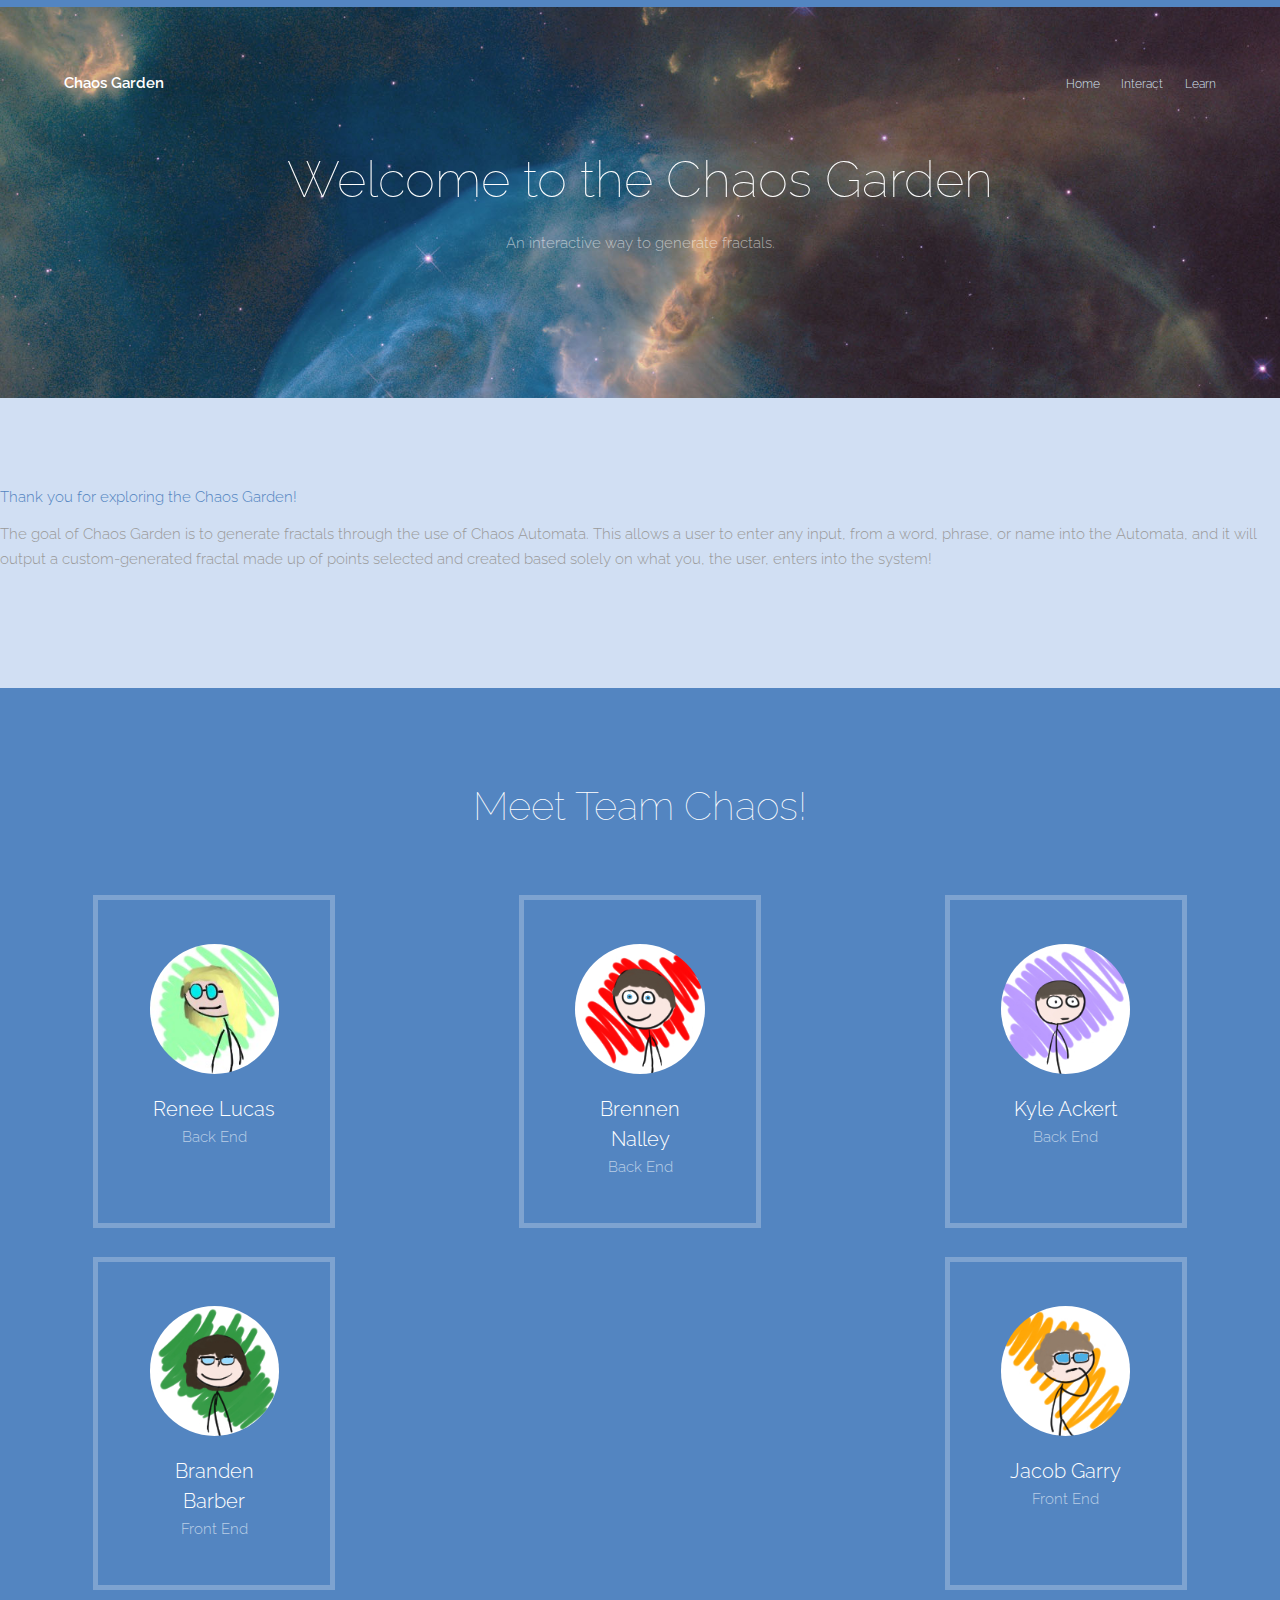
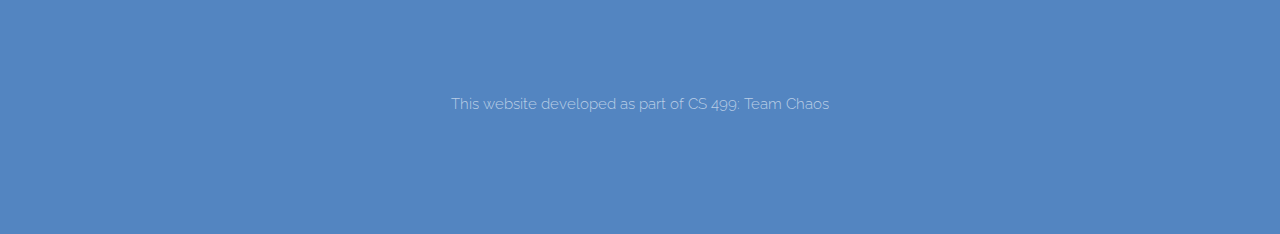
<file: website/index.html>
<!DOCTYPE HTML>
<!--
	Theory by TEMPLATED
	templated.co @templatedco
	Released for free under the Creative Commons Attribution 3.0 license (templated.co/license)
-->
<html>
	<head>
		<title>Chaos Garden</title>
		<meta charset="utf-8" />
		<meta name="viewport" content="width=device-width, initial-scale=1" />
		<link rel="stylesheet" href="assets/css/main.css" />
		<!-- Scripts -->
		<script src="assets/js/jquery.min.js"></script>
		<script src="assets/js/skel.min.js"></script>
		<script src="assets/js/util.js"></script>
		<script src="assets/js/main.js"></script>
	</head>
	<body id="slimmer">

		<!-- Header -->
			<header id="header">
				<div class="inner">
					<a href="index.html" class="logo">Chaos Garden</a>
					<nav id="nav">
						<a href="index.html">Home</a>
						<a href="interact.html">Interact</a>
						<a href="learn.html">Learn</a>
					</nav>
				</div>
			</header>

		<!-- Banner -->
			<section id="banner">
				<h1>Welcome to the Chaos Garden</h1>
				<p>An interactive way to generate fractals.</p>
			</section>

		<!-- One -->
			<section id="about" class="wrapper">
				<h1>Thank you for exploring the Chaos Garden!</h1>
				<p>
					The goal of Chaos Garden is to generate fractals
					through the use of Chaos Automata. This allows
					a user to enter any input, from a word, phrase,
					or name into the Automata, and it will output a
					custom-generated fractal made up of points
					selected and created based solely on what you,
					the user, enters into the system!
				</p>
			</section>

		<!-- Two -->
			<section id="team" class="wrapper style1 special">
				<div class="inner">
					<header>
						<h2>Meet Team Chaos!</h2>
					</header>
					<div class="flex flex-4">
						<div class="box person">
							<div class="image round">
								<img src="images/rlucas.jpg" alt="Renee Lucas" />
							</div>
							<h3>Renee Lucas</h3>
							<p>Back End</p>
						</div>
						<div class="box person">
							<div class="image round">
								<img src="images/bnalley.jpg" alt="Brennen Nalley" />
							</div>
							<h3>Brennen Nalley</h3>
							<p>Back End</p>
						</div>
						<div class="box person">
							<div class="image round">
								<img src="images/kackert.jpg" alt="Kyle Ackert" />
							</div>
							<h3>Kyle Ackert</h3>
							<p>Back End</p>
						</div>
						<div class="box person">
							<div class="image round">
								<img src="images/bbarber.jpg" alt="Branden Barber" />
							</div>
							<h3>Branden Barber</h3>
							<p>Front End</p>
						</div>
						<div class="box person">
							<div class="image round">
								<img src="images/jgarry.jpg" alt="Jacob Garry" />
							</div>
							<h3>Jacob Garry</h3>
							<p>Front End</p>
						</div>
					</div>
				</div>

				<!-- Footer -->
				<br><br><br>
				<footer>
					<p>This website developed as part of CS 499: Team Chaos</p>
				</footer>

			</section>
	</body>
</html>
</file>
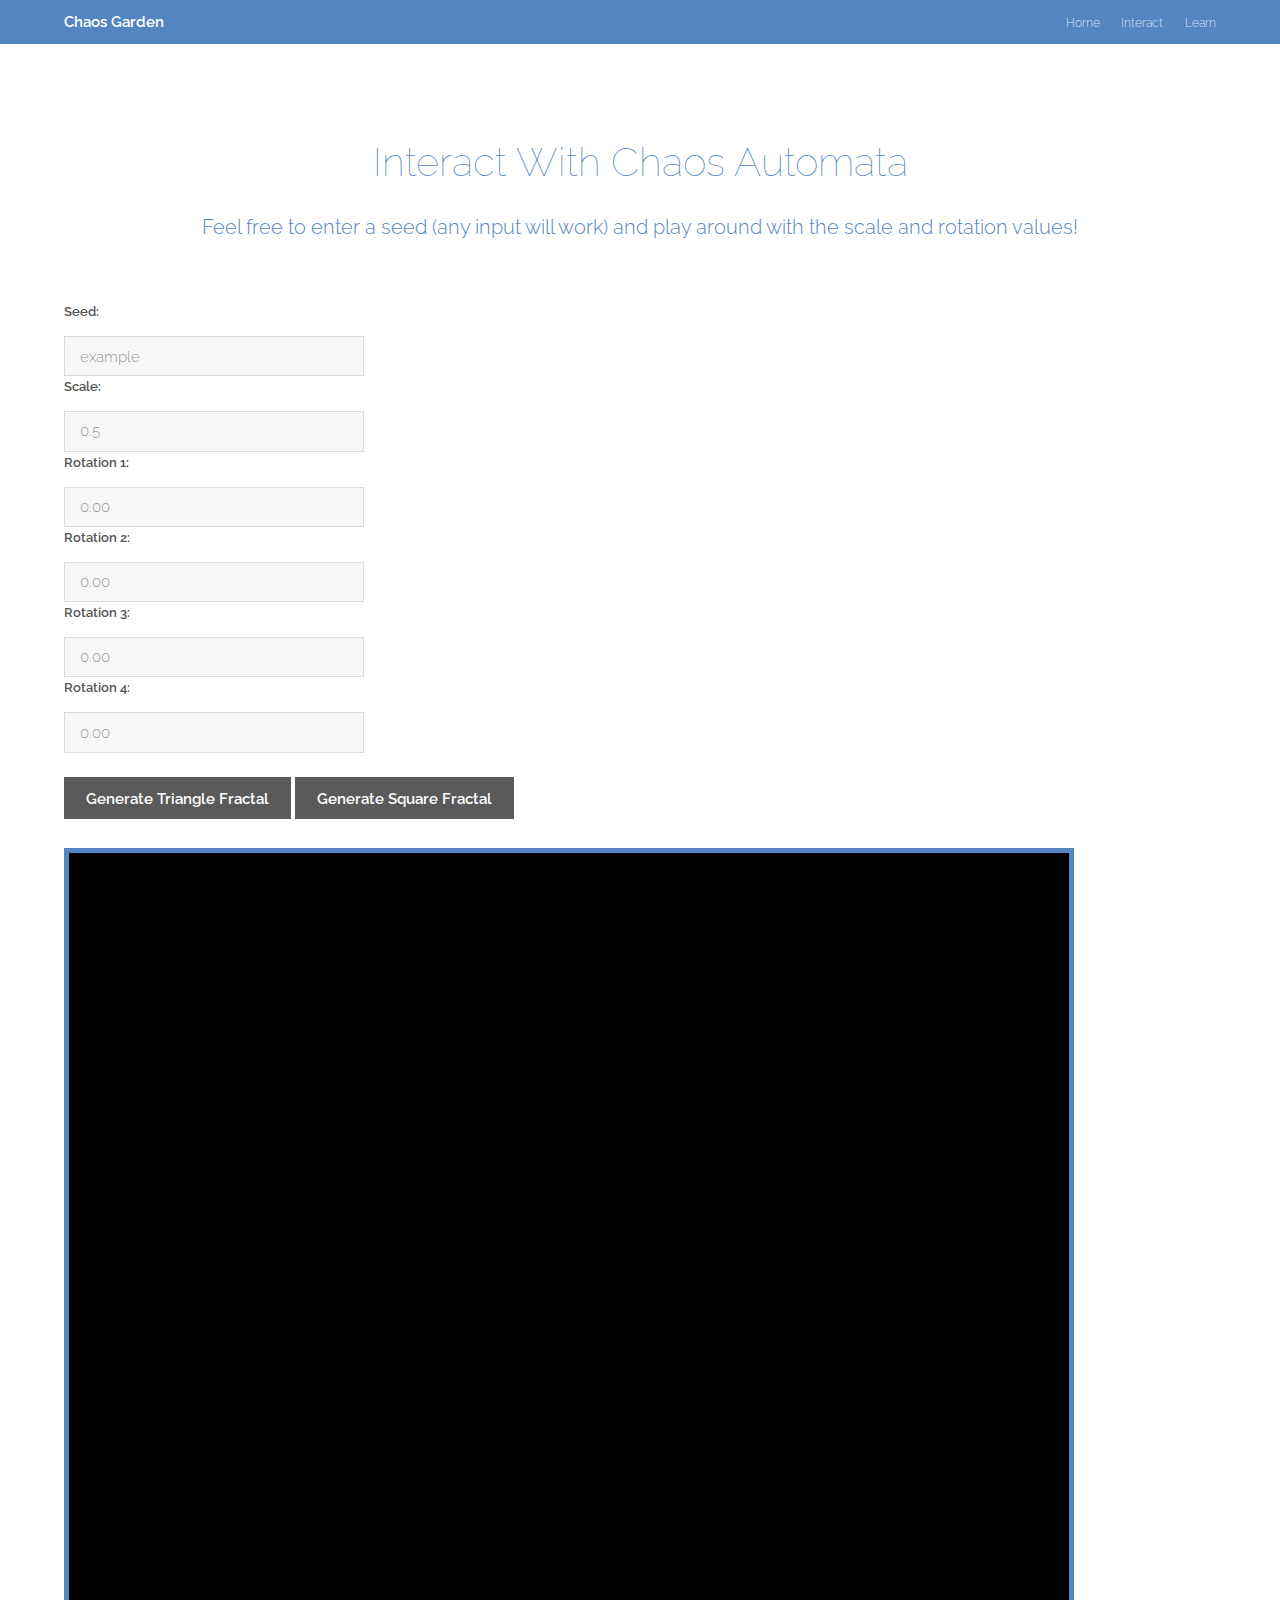
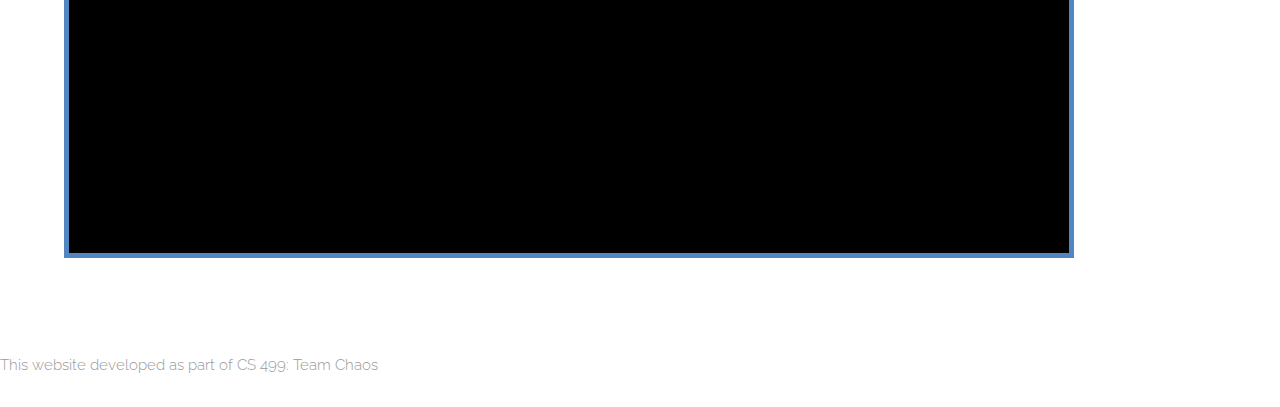
<file: website/interact.html>
<!DOCTYPE HTML>
<!--
	Theory by TEMPLATED
	templated.co @templatedco
	Released for free under the Creative Commons Attribution 3.0 license (templated.co/license)
-->
<html>
	<head>
		<title>CG - Interact</title>
		<meta charset="utf-8" />
		<meta name="viewport" content="width=device-width, initial-scale=1" />
		<link rel="stylesheet" href="assets/css/main.css" />
		<!-- Scripts -->
		<script src="assets/js/jquery.min.js"></script>
		<script src="assets/js/skel.min.js"></script>
		<script src="assets/js/util.js"></script>
		<script src="assets/js/main.js"></script>
		<!-- Backend Scripts -->
		<script src="assets/backend/main.js"></script>
		<script src="assets/backend/point.js"></script>
		<script src="assets/backend/states.js"></script>
		<script src="assets/backend/StringGenerator.js"></script>
	</head>
	<body id="slimmer" class="subpage">

		<!-- Header -->
			<header id="header">
				<div class="inner">
					<a href="index.html" class="logo">Chaos Garden</a>
					<nav id="nav">
						<a href="index.html">Home</a>
						<a href="interact.html">Interact</a>
						<a href="learn.html">Learn</a>
					</nav>
					<a href="#navPanel" class="navPanelToggle"><span class="fa fa-bars"></span></a>
				</div>
			</header>

		<!-- Three -->
			<section id="three" class="wrapper">
				<div class="inner">
					<header class="align-center">
						<h2>Interact With Chaos Automata</h2>
						<h3>Feel free to enter a seed (any input will work) and play around with the scale and rotation values!</h3>
					</header>
					<div id="input">
						<form>
							<label for="fSeed">Seed:</label>
							<input type="text" id="fSeed" name="fSeed" value="example" style="width: 300px;"/>
							<label for="scaleSelector">Scale:</label>
							<select id="scaleSelector" style="width:300px;">
								<option value="0.3">0.3</option>
								<option value="0.35">0.35</option>
								<option value="0.4">0.4</option>
								<option value="0.45">0.45</option>
								<option value="0.5" selected>0.5</option>
								<option value="0.55">0.55</option>
								<option value="0.6">0.6</option>
								<option value="0.65">0.65</option>
								<option value="0.7">0.7</option>
								<option value="0.75">0.75</option>
								<option value="0.8">0.8</option>
								<option value="0.85">0.85</option>
								<option value="0.9">0.9</option>
								<option value="0.95">0.95</option>
								<option value="1">1.0</option>
							</select>
							<label for="rot1Selector">Rotation 1:</label>
							<select id=rot1Selector style="width:300px;">
								<option value="-0.50">-0.50</option>
								<option value="-0.45">-0.45</option>
								<option value="-0.40">-0.40</option>
								<option value="-0.35">-0.35</option>
								<option value="-0.30">-0.30</option>
								<option value="-0.25">-0.25</option>
								<option value="-0.20">-0.20</option>
								<option value="-0.15">-0.15</option>
								<option value="-0.10">-0.10</option>
								<option value="-0.05">-0.05</option>
								<option value="0.00" selected>0.00</option>
								<option value="0.05">0.05</option>
								<option value="0.10">0.10</option>
								<option value="0.15">0.15</option>
								<option value="0.20">0.20</option>
								<option value="0.25">0.25</option>
								<option value="0.30">0.30</option>
								<option value="0.35">0.35</option>
								<option value="0.40">0.40</option>
								<option value="0.45">0.45</option>
								<option value="0.50">0.50</option>
							</select>
							<label for="rot2Selector">Rotation 2:</label>
							<select id=rot2Selector style="width:300px;">
								<option value="-0.50">-0.50</option>
								<option value="-0.45">-0.45</option>
								<option value="-0.40">-0.40</option>
								<option value="-0.35">-0.35</option>
								<option value="-0.30">-0.30</option>
								<option value="-0.25">-0.25</option>
								<option value="-0.20">-0.20</option>
								<option value="-0.15">-0.15</option>
								<option value="-0.10">-0.10</option>
								<option value="-0.05">-0.05</option>
								<option value="0.00" selected>0.00</option>
								<option value="0.05">0.05</option>
								<option value="0.10">0.10</option>
								<option value="0.15">0.15</option>
								<option value="0.20">0.20</option>
								<option value="0.25">0.25</option>
								<option value="0.30">0.30</option>
								<option value="0.35">0.35</option>
								<option value="0.40">0.40</option>
								<option value="0.45">0.45</option>
								<option value="0.50">0.50</option>
							</select>
							<label for="rot3Selector">Rotation 3:</label>
							<select id=rot3Selector style="width:300px;">
								<option value="-0.50">-0.50</option>
								<option value="-0.45">-0.45</option>
								<option value="-0.40">-0.40</option>
								<option value="-0.35">-0.35</option>
								<option value="-0.30">-0.30</option>
								<option value="-0.25">-0.25</option>
								<option value="-0.20">-0.20</option>
								<option value="-0.15">-0.15</option>
								<option value="-0.10">-0.10</option>
								<option value="-0.05">-0.05</option>
								<option value="0.00" selected>0.00</option>
								<option value="0.05">0.05</option>
								<option value="0.10">0.10</option>
								<option value="0.15">0.15</option>
								<option value="0.20">0.20</option>
								<option value="0.25">0.25</option>
								<option value="0.30">0.30</option>
								<option value="0.35">0.35</option>
								<option value="0.40">0.40</option>
								<option value="0.45">0.45</option>
								<option value="0.50">0.50</option>
							</select>
							<label for="rot4Selector">Rotation 4:</label>
							<select id=rot4Selector style="width:300px;">
								<option value="-0.50">-0.50</option>
								<option value="-0.45">-0.45</option>
								<option value="-0.40">-0.40</option>
								<option value="-0.35">-0.35</option>
								<option value="-0.30">-0.30</option>
								<option value="-0.25">-0.25</option>
								<option value="-0.20">-0.20</option>
								<option value="-0.15">-0.15</option>
								<option value="-0.10">-0.10</option>
								<option value="-0.05">-0.05</option>
								<option value="0.00" selected>0.00</option>
								<option value="0.05">0.05</option>
								<option value="0.10">0.10</option>
								<option value="0.15">0.15</option>
								<option value="0.20">0.20</option>
								<option value="0.25">0.25</option>
								<option value="0.30">0.30</option>
								<option value="0.35">0.35</option>
								<option value="0.40">0.40</option>
								<option value="0.45">0.45</option>
								<option value="0.50">0.50</option>
							</select><br>
							<input type="button" value="Generate Triangle Fractal" onclick="submitScript3()">
							<input type="button" value="Generate Square Fractal" onclick="submitScript4()">
						</form>
					</div>
					<div>
						<canvas id="canvas" width="1000" height="1000" style="background-color:black;">
						<script>
							//run scripts needed to generate points

							function submitScript3(){
								//get elements into variables
								var seed = document.getElementById("fSeed");
								var scale = document.getElementById("scaleSelector");
								var rot1 = document.getElementById("rot1Selector");
								var rot2 = document.getElementById("rot2Selector");
								var rot3 = document.getElementById("rot3Selector");
								var rot4 = document.getElementById("rot4Selector");
								//parse input into floats for input in script
								scale = parseFloat(scale.value);
								rot1 = parseFloat(rot1.value);
								rot2 = parseFloat(rot2.value);
								rot3 = parseFloat(rot3.value);
								rot4 = parseFloat(rot4.value);
								runScript(seed.value, scale, rot1, rot2, rot3, rot4, true);
								getExtremePoints();
							}

							function submitScript4(){
								//get elements into variables
								var seed = document.getElementById("fSeed");
								var scale = document.getElementById("scaleSelector");
								var rot1 = document.getElementById("rot1Selector");
								var rot2 = document.getElementById("rot2Selector");
								var rot3 = document.getElementById("rot3Selector");
								var rot4 = document.getElementById("rot4Selector");
								//parse input into floats for input in script
								scale = parseFloat(scale.value);
								rot1 = parseFloat(rot1.value);
								rot2 = parseFloat(rot2.value);
								rot3 = parseFloat(rot3.value);
								rot4 = parseFloat(rot4.value);
								runScript(seed.value, scale, rot1, rot2, rot3, rot4, false);
								getExtremePoints();
							}
						</script>
					</div>
				</div>
			</section>

			<!-- Footer -->
			<footer class="last">
			<p>This website developed as part of CS 499: Team Chaos</p>
			</footer>


	</body>
</html>
</file>
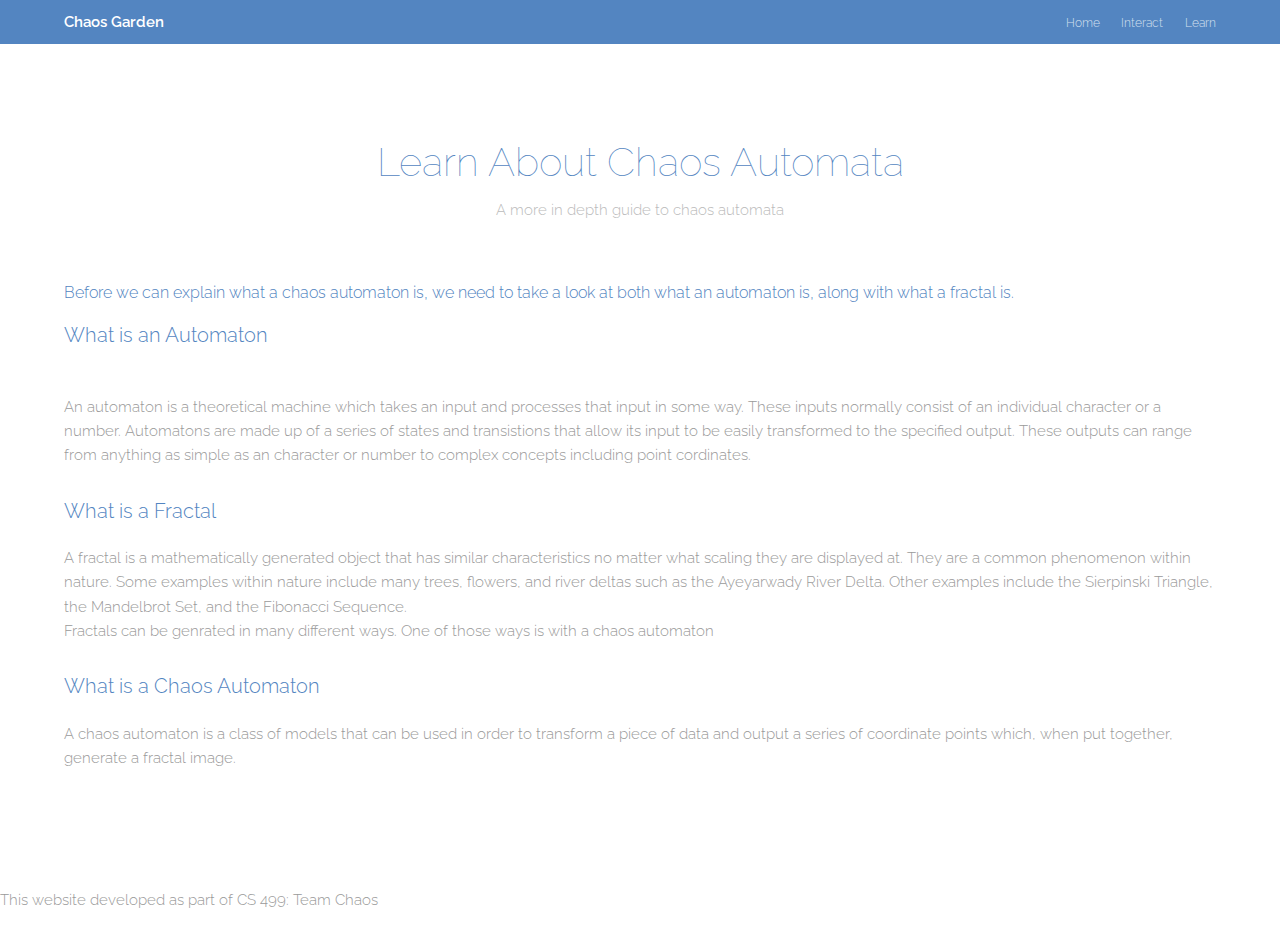
<file: website/learn.html>
<!DOCTYPE HTML>
<!--
	Theory by TEMPLATED
	templated.co @templatedco
	Released for free under the Creative Commons Attribution 3.0 license (templated.co/license)
-->
<html>
	<head>
		<title>CG - Learn</title>
		<meta charset="utf-8" />
		<meta name="viewport" content="width=device-width, initial-scale=1" />
		<link rel="stylesheet" href="assets/css/main.css" />
		<!-- Scripts -->
		<script src="assets/js/jquery.min.js"></script>
		<script src="assets/js/skel.min.js"></script>
		<script src="assets/js/util.js"></script>
		<script src="assets/js/main.js"></script>
	</head>
	<body id="slimmer" class="subpage">

		<!-- Header -->
			<header id="header">
				<div class="inner">
					<a href="index.html" class="logo">Chaos Garden</a>
					<nav id="nav">
						<a href="index.html">Home</a>
						<a href="interact.html">Interact</a>
						<a href="learn.html">Learn</a>
					</nav>
				</div>
			</header>

		<!-- Three -->
			<section id="three" class="wrapper">
				<div class="inner">
					<header class="align-center">
						<h2>Learn About Chaos Automata</h2>
						<p>A more in depth guide to chaos automata</p>
					</header>
					<h4>Before we can explain what a chaos automaton is, we need to take a look at both what an automaton is, along with what a fractal is.</h4>
					<h3>What is an Automaton</h3>
					<p>
						<br>
						An automaton is a theoretical machine which takes an input and processes that input in some way. 
						These inputs normally consist of an individual character or a number. 
						Automatons are made up of a series of states and transistions that allow its 
						input to be easily transformed to the specified output. These outputs can range 
						from anything as simple as an character or number to complex concepts including
						point cordinates. 
					</p>
					<h3>What is a Fractal</h3>
					<p>
						A fractal is a mathematically generated object that has similar characteristics no matter what scaling they 
						are displayed at. They are a common phenomenon within nature. Some examples within nature include many trees, flowers, and river deltas such as the Ayeyarwady River Delta.
						Other examples include the Sierpinski Triangle, the Mandelbrot Set, and the Fibonacci Sequence.
						<br>
						Fractals can be genrated in many different ways. One of those ways is with a chaos automaton
					</p>
					<h3>What is a Chaos Automaton</h3>
					<p>
						A chaos automaton is a class of models that can be used in order to transform a 
						piece of data and output a series of coordinate points which, when put together, generate a fractal image. 
					</p>

					
				</div>
			</section>

		<!-- Footer -->
			<footer>
				<p>This website developed as part of CS 499: Team Chaos</p>
			</footer>



	</body>
</html>
</file>
<file: website/assets/css/main.css>
@charset "UTF-8";
@import url(font-awesome.min.css);
@import "https://fonts.googleapis.com/css?family=Raleway:100,300,600";

/*
	Theory by TEMPLATED
	templated.co @templatedco
	Released for free under the Creative Commons Attribution 3.0 license (templated.co/license)
*/

/* Reset */

	html, body, div, span, applet, object, iframe, h1, h2, h3, h4, h5, h6, p, blockquote, pre, a, abbr, acronym, address, big, cite, code, del, dfn, em, img, ins, kbd, q, s, samp, small, strike, strong, sub, sup, tt, var, b, u, i, center, dl, dt, dd, ol, ul, li, fieldset, form, label, legend, table, caption, tbody, tfoot, thead, tr, th, td, article, aside, canvas, details, embed, figure, figcaption, footer, header, hgroup, menu, nav, output, ruby, section, summary, time, mark, audio, video {
		margin: 0;
		padding: 0;
		border: 0;
		font-size: 100%;
		font: inherit;
		vertical-align: baseline;
	}

	article, aside, details, figcaption, figure, footer, header, hgroup, menu, nav, section {
		display: block;
	}

	body {
		line-height: 1;
	}

	ol, ul {
		list-style: none;
	}

	blockquote, q {
		quotes: none;
	}

	blockquote:before, blockquote:after, q:before, q:after {
		content: '';
		content: none;
	}

	table {
		border-collapse: collapse;
		border-spacing: 0;
	}

	body {
		-webkit-text-size-adjust: none;
	}

/* Box Model */

	*, *:before, *:after {
		-moz-box-sizing: border-box;
		-webkit-box-sizing: border-box;
		box-sizing: border-box;
	}

/* Type */

	body, input, select, textarea {
		color: #9a9a9a;
		font-family: "Raleway", Arial, Helvetica, sans-serif;
		font-size: 13pt;
		font-weight: 300;
		line-height: 1.65;
	}

		@media screen and (max-width: 1680px) {

			body, input, select, textarea {
				font-size: 11pt;
			}

		}

		@media screen and (max-width: 1280px) {

			body, input, select, textarea {
				font-size: 11pt;
			}

		}

		@media screen and (max-width: 980px) {

			body, input, select, textarea {
				font-size: 12pt;
			}

		}

		@media screen and (max-width: 736px) {

			body, input, select, textarea {
				font-size: 12pt;
			}

		}

		@media screen and (max-width: 480px) {

			body, input, select, textarea {
				font-size: 12pt;
			}

		}

	a {
		color: #5385c1;
		text-decoration: underline;
	}

		a:hover {
			text-decoration: none;
		}

	strong, b {
		color: #555;
		font-weight: 600;
	}

	em, i {
		font-style: italic;
	}

	p {
		margin: 0 0 2em 0;
	}

	h1, h2, h3, h4, h5, h6 {
		color: #5385c1;
		font-weight: 300;
		line-height: 1.5;
		margin: 0 0 1em 0;
	}

		h1 a, h2 a, h3 a, h4 a, h5 a, h6 a {
			color: inherit;
			text-decoration: none;
		}

	h2 {
		font-size: 1.75em;
		font-weight: 100;
	}

	h3 {
		font-size: 1.35em;
	}

	h4 {
		font-size: 1.1em;
	}

	h5 {
		font-size: 0.9em;
	}

	h6 {
		font-size: 0.7em;
	}

	sub {
		font-size: 0.8em;
		position: relative;
		top: 0.5em;
	}

	sup {
		font-size: 0.8em;
		position: relative;
		top: -0.5em;
	}

	blockquote {
		border-left: solid 4px #dbdbdb;
		font-style: italic;
		margin: 0 0 2em 0;
		padding: 0.5em 0 0.5em 2em;
	}

	code {
		background: rgba(144, 144, 144, 0.075);
		border-radius: 0;
		border: solid 1px #dbdbdb;
		font-family: "Courier New", monospace;
		font-size: 0.9em;
		margin: 0 0.25em;
		padding: 0.25em 0.65em;
	}

	pre {
		-webkit-overflow-scrolling: touch;
		font-family: "Courier New", monospace;
		font-size: 0.9em;
		margin: 0 0 2em 0;
	}

		pre code {
			display: block;
			line-height: 1.75;
			padding: 1em 1.5em;
			overflow-x: auto;
		}

	hr {
		border: 0;
		border-bottom: solid 1px #dbdbdb;
		margin: 2em 0;
	}

		hr.major {
			margin: 3em 0;
		}

	.align-left {
		text-align: left;
	}

	.align-center {
		text-align: center;
	}

	.align-right {
		text-align: right;
	}

	.inner {
		max-width: 75em;
		margin: 0 auto;
	}

		@media screen and (max-width: 1280px) {

			.inner {
				max-width: 90%;
			}

		}

		@media screen and (max-width: 480px) {

			.inner {
				max-width: 85%;
			}

		}

/* Section/Article */

	section.special, article.special {
		text-align: center;
	}

		section.special article, article.special article {
			text-align: left;
		}

	section.wrapper, article.wrapper {
		padding: 6em 0;
	}

		section.wrapper header, article.wrapper header {
			margin-bottom: 4em;
		}

			section.wrapper header h2, article.wrapper header h2 {
				font-size: 2.75em;
				margin: 0 0 .5em 0;
			}

			section.wrapper header p, article.wrapper header p {
				font-size: 1em;
			}

		section.wrapper article header, article.wrapper article header {
			margin: 0;
		}

		section.wrapper.style1, article.wrapper.style1 {
			background: #5385c1;
			color: #bacee6;
		}

			section.wrapper.style1 header h2, article.wrapper.style1 header h2 {
				color: #fff;
			}

			section.wrapper.style1 header p, article.wrapper.style1 header p {
				color: #bacee6;
			}

			section.wrapper.style1 h3, article.wrapper.style1 h3 {
				color: #FFF;
			}

		@media screen and (max-width: 980px) {

			section.wrapper, article.wrapper {
				padding: 2em 0;
			}

		}

		@media screen and (max-width: 736px) {

			section.wrapper header, article.wrapper header {
				margin-bottom: 2em;
			}

				section.wrapper header h2, article.wrapper header h2 {
					font-size: 2em;
				}

				section.wrapper header p, article.wrapper header p {
					font-size: .9em;
				}

		}

		@media screen and (max-width: 480px) {

			section.wrapper, article.wrapper {
				text-align: center;
			}

				section.wrapper article, article.wrapper article {
					text-align: center;
				}

		}

	header p {
		color: #bbb;
		position: relative;
		margin: 0 0 1.5em 0;
	}

	header h2 + p {
		font-size: 1.25em;
		margin-top: -1em;
	}

	header h3 + p {
		font-size: 1.1em;
		margin-top: -0.8em;
	}

	header h4 + p,
	header h5 + p,
	header h6 + p {
		font-size: 0.9em;
		margin-top: -0.6em;
	}

/* Flex */

	.flex {
		display: -ms-flexbox;
		-ms-flex-wrap: wrap;
		-ms-flex-pack: justify;
		display: -moz-flex;
		display: -webkit-flex;
		display: -ms-flex;
		display: flex;
		-moz-flex-wrap: wrap;
		-webkit-flex-wrap: wrap;
		-ms-flex-wrap: wrap;
		flex-wrap: wrap;
		-moz-justify-content: space-between;
		-webkit-justify-content: space-between;
		-ms-justify-content: space-between;
		justify-content: space-between;
	}

		.flex.flex-2 article {
			width: 47%;
		}

		.flex.flex-3 article {
			position: relative;
			width: 28%;
		}

			.flex.flex-3 article:before {
				content: '';
				position: absolute;
				width: 100%;
				height: 100%;
				right: -2em;
				top: 0;
				border-right: 1px solid #dbdbdb;
				pointer-events: none;
			}

			.flex.flex-3 article:last-child:before {
				border: none;
			}

		.flex.flex-4 .box {
			width: 21%;
		}

		@media screen and (max-width: 980px) {

			.flex.flex-2 article {
				width: 100%;
				margin-bottom: 3em;
			}

				.flex.flex-2 article:last-child {
					margin-bottom: 0;
				}

			.flex.flex-3 {
				-moz-flex-direction: column;
				-webkit-flex-direction: column;
				-ms-flex-direction: column;
				flex-direction: column;
			}

				.flex.flex-3 article {
					width: 100%;
					border-bottom: 1px solid #dbdbdb;
					padding-bottom: 2.5em;
					margin-bottom: 3em;
				}

					.flex.flex-3 article:last-child {
						border: none;
						padding-bottom: 0;
						margin: 0 0 1em 0;
					}

					.flex.flex-3 article:before {
						display: none;
					}

			.flex.flex-4 .box {
				width: 47%;
			}

		}

		@media screen and (max-width: 480px) {

			.flex.flex-4 .box {
				width: 100%;
			}

		}

/* Form */

	form {
		margin: 0 0 2em 0;
	}

	label {
		color: #555;
		display: block;
		font-size: 0.9em;
		font-weight: 600;
		margin: 0 0 1em 0;
	}

	input[type="text"],
	input[type="password"],
	input[type="email"],
	input[type="tel"],
	select,
	textarea {
		-moz-appearance: none;
		-webkit-appearance: none;
		-ms-appearance: none;
		appearance: none;
		background: rgba(144, 144, 144, 0.075);
		border-radius: 0;
		border: none;
		border: solid 1px #dbdbdb;
		color: inherit;
		display: block;
		outline: 0;
		padding: 0 1em;
		text-decoration: none;
		width: 100%;
	}

		input[type="text"]:invalid,
		input[type="password"]:invalid,
		input[type="email"]:invalid,
		input[type="tel"]:invalid,
		select:invalid,
		textarea:invalid {
			box-shadow: none;
		}

		input[type="text"]:focus,
		input[type="password"]:focus,
		input[type="email"]:focus,
		input[type="tel"]:focus,
		select:focus,
		textarea:focus {
			border-color: #5385c1;
			box-shadow: 0 0 0 1px #5385c1;
		}

	.select-wrapper {
		text-decoration: none;
		display: block;
		position: relative;
	}

		.select-wrapper:before {
			content: "";
			-moz-osx-font-smoothing: grayscale;
			-webkit-font-smoothing: antialiased;
			font-family: FontAwesome;
			font-style: normal;
			font-weight: normal;
			text-transform: none !important;
		}

		.select-wrapper:before {
			color: #dbdbdb;
			display: block;
			height: 2.75em;
			line-height: 2.75em;
			pointer-events: none;
			position: absolute;
			right: 0;
			text-align: center;
			top: 0;
			width: 2.75em;
		}

		.select-wrapper select::-ms-expand {
			display: none;
		}

	input[type="text"],
	input[type="password"],
	input[type="email"],
	select {
		height: 2.75em;
	}

	textarea {
		padding: 0.75em 1em;
	}

	input[type="checkbox"],
	input[type="radio"] {
		-moz-appearance: none;
		-webkit-appearance: none;
		-ms-appearance: none;
		appearance: none;
		display: block;
		float: left;
		margin-right: -2em;
		opacity: 0;
		width: 1em;
		z-index: -1;
	}

		input[type="checkbox"] + label,
		input[type="radio"] + label {
			text-decoration: none;
			color: #9a9a9a;
			cursor: pointer;
			display: inline-block;
			font-size: 1em;
			font-weight: 300;
			padding-left: 2.4em;
			padding-right: 0.75em;
			position: relative;
		}

			input[type="checkbox"] + label:before,
			input[type="radio"] + label:before {
				-moz-osx-font-smoothing: grayscale;
				-webkit-font-smoothing: antialiased;
				font-family: FontAwesome;
				font-style: normal;
				font-weight: normal;
				text-transform: none !important;
			}

			input[type="checkbox"] + label:before,
			input[type="radio"] + label:before {
				background: rgba(144, 144, 144, 0.075);
				border-radius: 0;
				border: solid 1px #dbdbdb;
				content: '';
				display: inline-block;
				height: 1.65em;
				left: 0;
				line-height: 1.58125em;
				position: absolute;
				text-align: center;
				top: 0;
				width: 1.65em;
			}

		input[type="checkbox"]:checked + label:before,
		input[type="radio"]:checked + label:before {
			background: #5a5a5a;
			border-color: #5a5a5a;
			color: #ffffff;
			content: '\f00c';
		}

		input[type="checkbox"]:focus + label:before,
		input[type="radio"]:focus + label:before {
			border-color: #5385c1;
			box-shadow: 0 0 0 1px #5385c1;
		}

	input[type="checkbox"] + label:before {
		border-radius: 0;
	}

	input[type="radio"] + label:before {
		border-radius: 100%;
	}

	::-webkit-input-placeholder {
		color: #bbb !important;
		opacity: 1.0;
	}

	:-moz-placeholder {
		color: #bbb !important;
		opacity: 1.0;
	}

	::-moz-placeholder {
		color: #bbb !important;
		opacity: 1.0;
	}

	:-ms-input-placeholder {
		color: #bbb !important;
		opacity: 1.0;
	}

	.formerize-placeholder {
		color: #bbb !important;
		opacity: 1.0;
	}

/* Box */

	.box {
		border: solid 1px #dbdbdb;
		margin-bottom: 2em;
		padding: 1.5em;
	}

		.box > :last-child,
		.box > :last-child > :last-child,
		.box > :last-child > :last-child > :last-child {
			margin-bottom: 0;
		}

		.box.alt {
			border: 0;
			border-radius: 0;
			padding: 0;
		}

		.box.person {
			border: solid 5px rgba(255, 255, 255, 0.25);
			padding: 3em 3.5em;
			margin-right: 2em;
			margin-left: 2em;
		}

			.box.person h3 {
				margin: 0;
			}

			.box.person .image {
				margin-bottom: 1em;
			}

				.box.person .image img {
					max-width: 100%;
				}

/* Icon */

	.icon {
		text-decoration: none;
		border-bottom: none;
		position: relative;
	}

		.icon:before {
			-moz-osx-font-smoothing: grayscale;
			-webkit-font-smoothing: antialiased;
			font-family: FontAwesome;
			font-style: normal;
			font-weight: normal;
			text-transform: none !important;
		}

		.icon > .label {
			display: none;
		}

/* Image */

	.image {
		border-radius: 0;
		border: 0;
		display: inline-block;
		position: relative;
	}

		.image img {
			border-radius: 0;
			display: block;
		}

		.image.left, .image.right {
			max-width: 40%;
		}

			.image.left img, .image.right img {
				width: 100%;
			}

		.image.round img {
			border-radius: 100%;
		}

		.image.left {
			float: left;
			padding: 0 1.5em 1em 0;
			top: 0.25em;
		}

		.image.right {
			float: right;
			padding: 0 0 1em 1.5em;
			top: 0.25em;
		}

		.image.fit {
			display: block;
			margin: 0 0 2em 0;
			width: 100%;
		}

			.image.fit img {
				width: 100%;
			}

		.image.main {
			display: block;
			margin: 0 0 3em 0;
			width: 100%;
		}

			.image.main img {
				width: 100%;
			}

/* List */

	ol {
		list-style: decimal;
		margin: 0 0 2em 0;
		padding-left: 1.25em;
	}

		ol li {
			padding-left: 0.25em;
		}

	ul {
		list-style: disc;
		margin: 0 0 2em 0;
		padding-left: 1em;
	}

		ul li {
			padding-left: 0.5em;
		}

		ul.alt {
			list-style: none;
			padding-left: 0;
		}

			ul.alt li {
				border-top: solid 1px #dbdbdb;
				padding: 0.5em 0;
			}

				ul.alt li:first-child {
					border-top: 0;
					padding-top: 0;
				}

		ul.icons {
			cursor: default;
			list-style: none;
			padding-left: 0;
		}

			ul.icons li {
				display: inline-block;
				padding: 0 1em 0 0;
			}

				ul.icons li:last-child {
					padding-right: 0;
				}

				ul.icons li .icon:before {
					font-size: 2em;
				}

		ul.actions {
			cursor: default;
			list-style: none;
			padding-left: 0;
		}

			ul.actions li {
				display: inline-block;
				padding: 0 1em 0 0;
				vertical-align: middle;
			}

				ul.actions li:last-child {
					padding-right: 0;
				}

			ul.actions.small li {
				padding: 0 0.5em 0 0;
			}

			ul.actions.vertical li {
				display: block;
				padding: 1em 0 0 0;
			}

				ul.actions.vertical li:first-child {
					padding-top: 0;
				}

				ul.actions.vertical li > * {
					margin-bottom: 0;
				}

			ul.actions.vertical.small li {
				padding: 0.5em 0 0 0;
			}

				ul.actions.vertical.small li:first-child {
					padding-top: 0;
				}

			ul.actions.fit {
				display: table;
				margin-left: -1em;
				padding: 0;
				table-layout: fixed;
				width: calc(100% + 1em);
			}

				ul.actions.fit li {
					display: table-cell;
					padding: 0 0 0 1em;
				}

					ul.actions.fit li > * {
						margin-bottom: 0;
					}

				ul.actions.fit.small {
					margin-left: -0.5em;
					width: calc(100% + 0.5em);
				}

					ul.actions.fit.small li {
						padding: 0 0 0 0.5em;
					}

			@media screen and (max-width: 480px) {

				ul.actions {
					margin: 0 0 2em 0;
				}

					ul.actions li {
						padding: 1em 0 0 0;
						display: block;
						text-align: center;
						width: 100%;
					}

						ul.actions li:first-child {
							padding-top: 0;
						}

						ul.actions li > * {
							width: 100%;
							margin: 0 !important;
						}

							ul.actions li > *.icon:before {
								margin-left: -2em;
							}

					ul.actions.small li {
						padding: 0.5em 0 0 0;
					}

						ul.actions.small li:first-child {
							padding-top: 0;
						}

			}

	dl {
		margin: 0 0 2em 0;
	}

		dl dt {
			display: block;
			font-weight: 600;
			margin: 0 0 1em 0;
		}

		dl dd {
			margin-left: 2em;
		}

/* Table */

	.table-wrapper {
		-webkit-overflow-scrolling: touch;
		overflow-x: auto;
	}

	table {
		margin: 0 0 2em 0;
		width: 100%;
	}

		table tbody tr {
			border: solid 1px #dbdbdb;
			border-left: 0;
			border-right: 0;
		}

			table tbody tr:nth-child(2n + 1) {
				background-color: rgba(144, 144, 144, 0.075);
			}

		table td {
			padding: 0.75em 0.75em;
		}

		table th {
			color: #555;
			font-size: 0.9em;
			font-weight: 600;
			padding: 0 0.75em 0.75em 0.75em;
			text-align: left;
		}

		table thead {
			border-bottom: solid 2px #dbdbdb;
		}

		table tfoot {
			border-top: solid 2px #dbdbdb;
		}

		table.alt {
			border-collapse: separate;
		}

			table.alt tbody tr td {
				border: solid 1px #dbdbdb;
				border-left-width: 0;
				border-top-width: 0;
			}

				table.alt tbody tr td:first-child {
					border-left-width: 1px;
				}

			table.alt tbody tr:first-child td {
				border-top-width: 1px;
			}

			table.alt thead {
				border-bottom: 0;
			}

			table.alt tfoot {
				border-top: 0;
			}

/* Button */

	input[type="submit"],
	input[type="reset"],
	input[type="button"],
	button,
	.button {
		-moz-appearance: none;
		-webkit-appearance: none;
		-ms-appearance: none;
		appearance: none;
		-moz-transition: background-color 0.2s ease-in-out, color 0.2s ease-in-out;
		-webkit-transition: background-color 0.2s ease-in-out, color 0.2s ease-in-out;
		-ms-transition: background-color 0.2s ease-in-out, color 0.2s ease-in-out;
		transition: background-color 0.2s ease-in-out, color 0.2s ease-in-out;
		background-color: #5a5a5a;
		border-radius: 0;
		border: 0;
		color: #ffffff !important;
		cursor: pointer;
		display: inline-block;
		font-weight: 600;
		height: 2.85em;
		line-height: 2.95em;
		padding: 0 1.5em;
		text-align: center;
		text-decoration: none;
		white-space: nowrap;
	}

		input[type="submit"]:hover,
		input[type="reset"]:hover,
		input[type="button"]:hover,
		button:hover,
		.button:hover {
			background-color: #676767;
		}

		input[type="submit"]:active,
		input[type="reset"]:active,
		input[type="button"]:active,
		button:active,
		.button:active {
			background-color: #4d4d4d;
		}

		input[type="submit"].icon,
		input[type="reset"].icon,
		input[type="button"].icon,
		button.icon,
		.button.icon {
			padding-left: 1.35em;
		}

			input[type="submit"].icon:before,
			input[type="reset"].icon:before,
			input[type="button"].icon:before,
			button.icon:before,
			.button.icon:before {
				margin-right: 0.5em;
			}

		input[type="submit"].fit,
		input[type="reset"].fit,
		input[type="button"].fit,
		button.fit,
		.button.fit {
			display: block;
			margin: 0 0 1em 0;
			width: 100%;
		}

		input[type="submit"].small,
		input[type="reset"].small,
		input[type="button"].small,
		button.small,
		.button.small {
			font-size: 0.8em;
		}

		input[type="submit"].big,
		input[type="reset"].big,
		input[type="button"].big,
		button.big,
		.button.big {
			font-size: 1.35em;
		}

		input[type="submit"].alt,
		input[type="reset"].alt,
		input[type="button"].alt,
		button.alt,
		.button.alt {
			background-color: transparent;
			box-shadow: inset 0 0 0 2px #dbdbdb;
			color: #555 !important;
		}

			input[type="submit"].alt:hover,
			input[type="reset"].alt:hover,
			input[type="button"].alt:hover,
			button.alt:hover,
			.button.alt:hover {
				background-color: rgba(144, 144, 144, 0.075);
			}

			input[type="submit"].alt:active,
			input[type="reset"].alt:active,
			input[type="button"].alt:active,
			button.alt:active,
			.button.alt:active {
				background-color: rgba(144, 144, 144, 0.2);
			}

			input[type="submit"].alt.icon:before,
			input[type="reset"].alt.icon:before,
			input[type="button"].alt.icon:before,
			button.alt.icon:before,
			.button.alt.icon:before {
				color: #bbb;
			}

		input[type="submit"].special,
		input[type="reset"].special,
		input[type="button"].special,
		button.special,
		.button.special {
			background-color: #5385c1;
			color: #ffffff !important;
		}

			input[type="submit"].special:hover,
			input[type="reset"].special:hover,
			input[type="button"].special:hover,
			button.special:hover,
			.button.special:hover {
				background-color: #6692c8;
			}

			input[type="submit"].special:active,
			input[type="reset"].special:active,
			input[type="button"].special:active,
			button.special:active,
			.button.special:active {
				background-color: #4278b8;
			}

		input[type="submit"].disabled, input[type="submit"]:disabled,
		input[type="reset"].disabled,
		input[type="reset"]:disabled,
		input[type="button"].disabled,
		input[type="button"]:disabled,
		button.disabled,
		button:disabled,
		.button.disabled,
		.button:disabled {
			background-color: #9a9a9a !important;
			box-shadow: inset 0 -0.15em 0 0 rgba(0, 0, 0, 0.15);
			color: #fff !important;
			cursor: default;
			opacity: 0.25;
		}

		@media screen and (max-width: 480px) {

			input[type="submit"],
			input[type="reset"],
			input[type="button"],
			button,
			.button {
				padding: 0;
				width: 100%;
			}

		}

/* Header */

	.subpage {
		padding-top: 44px;
	}

		.subpage #header {
			background: #5385c1;
			top: 0;
			height: 44px;
			line-height: 44px;
			position: fixed;
		}

	#header {
		color: #d4e0ef;
		cursor: default;
		height: 3.25em;
		left: 0;
		line-height: 3.25em;
		position: absolute;
		text-align: right;
		top: 4em;
		width: 100%;
		z-index: 10001;
	}

		#header .inner {
			margin: 0 auto;
			position: relative;
		}

		#header .logo {
			color: #ffffff;
			display: inline-block;
			font-weight: 600;
			height: inherit;
			left: 0;
			line-height: inherit;
			margin: 0;
			padding: 0;
			position: absolute;
			top: 0;
			font-size: 1em;
		}

		#header a {
			-moz-transition: color 0.2s ease-in-out;
			-webkit-transition: color 0.2s ease-in-out;
			-ms-transition: color 0.2s ease-in-out;
			transition: color 0.2s ease-in-out;
			display: inline-block;
			padding: 0 0.75em;
			color: inherit;
			text-decoration: none;
			font-size: .8em;
		}

			#header a:hover {
				color: #ffffff;
			}

			#header a:last-child {
				padding-right: 0;
			}

			#header a.navPanelToggle {
				display: none;
				text-decoration: none;
				height: 4em;
				width: 4em;
				z-index: 10003;
			}

				#header a.navPanelToggle .fa {
					font-size: 1.25em;
				}

				@media screen and (max-width: 980px) {

					#header a.navPanelToggle {
						display: inline-block;
					}

				}

			@media screen and (max-width: 736px) {

				#header a {
					padding: 0 0.5em;
				}

			}

	@media screen and (max-width: 980px) {

		#header {
			top: 3em;
			height: 44px;
			line-height: 44px;
		}

	}

	@media screen and (max-width: 736px) {

		#header {
			top: 2em;
		}

	}

	@media screen and (max-width: 480px) {

		#header {
			top: 1em;
			min-width: 320px;
		}

	}

/* Nav */

	@media screen and (max-width: 980px) {

		#nav {
			display: none;
		}

	}

	#navPanel {
		-moz-transform: translatex(20em);
		-webkit-transform: translatex(20em);
		-ms-transform: translatex(20em);
		transform: translatex(20em);
		-moz-transition: -moz-transform 0.2s ease-in-out, visibility 0.2s ease-in-out;
		-webkit-transition: -webkit-transform 0.2s ease-in-out, visibility 0.2s ease-in-out;
		-ms-transition: -ms-transform 0.2s ease-in-out, visibility 0.2s ease-in-out;
		transition: transform 0.2s ease-in-out, visibility 0.2s ease-in-out;
		-webkit-overflow-scrolling: touch;
		visibility: hidden;
		overflow-y: auto;
		position: fixed;
		right: 0;
		top: 0;
		background: #5385c1;
		color: #d4e0ef;
		height: 100%;
		max-width: 80%;
		width: 20em;
		padding: 0.5em 1.25em;
		z-index: 10003;
	}

		#navPanel.visible {
			-moz-transform: translatex(0);
			-webkit-transform: translatex(0);
			-ms-transform: translatex(0);
			transform: translatex(0);
			box-shadow: 0 0 1.5em 0 rgba(0, 0, 0, 0.2);
			visibility: visible;
		}

		#navPanel a:not(.close) {
			border-top: solid 1px rgba(255, 255, 255, 0.25);
			color: #d4e0ef;
			font-weight: 600;
			display: block;
			padding: 0.75em 0;
			text-decoration: none;
			font-weight: 300;
		}

			#navPanel a:not(.close):first-child {
				border: none;
			}

		#navPanel .close {
			text-decoration: none;
			-moz-transition: color 0.2s ease-in-out;
			-webkit-transition: color 0.2s ease-in-out;
			-ms-transition: color 0.2s ease-in-out;
			transition: color 0.2s ease-in-out;
			-webkit-tap-highlight-color: transparent;
			border: 0;
			color: #d4e0ef;
			cursor: pointer;
			display: block;
			height: 4em;
			padding-right: 1.25em;
			position: absolute;
			right: 0;
			text-align: right;
			top: 0;
			vertical-align: middle;
			width: 5em;
		}

			#navPanel .close:before {
				-moz-osx-font-smoothing: grayscale;
				-webkit-font-smoothing: antialiased;
				font-family: FontAwesome;
				font-style: normal;
				font-weight: normal;
				text-transform: none !important;
				content: '\f00d';
				width: 3em;
				height: 3em;
				line-height: 3em;
				display: block;
				position: absolute;
				right: 0;
				top: 0;
				text-align: center;
			}

			#navPanel .close:hover {
				color: inherit;
			}

/* Banner */

	#banner {
		padding: 12em 0 10em 0;
		background-image: url('../../images/banner.jpg');
		background-size: cover;
		background-position: top;
		background-attachment: fixed;
		background-repeat: no-repeat;
		text-align: center;
		border-top: 0.5em solid #5385c1;
	}

		#banner h1 {
			font-size: 3.5em;
			font-weight: 100;
			color: #fff;
			line-height: 1em;
			margin: 0 0 0.5em 0;
			padding: 0;
		}

		#banner p {
			font-size: 1em;
			color: rgba(255, 255, 255, 0.55);
			margin-bottom: 1.75em;
		}

		@media only screen and (min-device-width: 768px) and (max-device-width: 1024px) and (orientation: landscape) {

			#banner {
				background-attachment: scroll;
			}

		}

		@media screen and (max-width: 1280px) {

			#banner {
				padding: 10em 2em 8em 2em;
			}

		}

		@media screen and (max-width: 980px) {

			#banner {
				background-attachment: scroll;
			}

		}

		@media screen and (max-width: 736px) {

			#banner {
				padding: 8em 1.5em 6em 1.5em;
			}

				#banner h1 {
					font-size: 2.5em;
				}

				#banner p {
					font-size: .9em;
				}

		}

		@media screen and (max-width: 480px) {

			#banner {
				padding: 6em 1.5em 4em 1.5em;
			}

		}

/* Footer */

	#footer .inner {
		border-top: 1px solid #dbdbdb;
		padding-top: 3em;
	}

	#footer .copyright {
		color: #bbb;
		font-size: 0.8em;
		margin: 0 0 2em 0;
		padding: 0;
	}

		#footer .copyright a {
			color: #bbb;
			text-decoration: none;
		}

			#footer .copyright a:hover {
				color: #bbb;
				text-decoration: underline;
			}

	#footer ul.icons li .icon {
		font-size: 0.58em;
	}

	@media screen and (max-width: 736px) {

		#footer .inner {
			padding-top: 2em;
		}

		#footer .copyright {
			-ms-flex-order: 2;
			-moz-order: 2;
			-webkit-order: 2;
			-ms-order: 2;
			order: 2;
		}

		#footer ul {
			-ms-flex-order: 1;
			-moz-order: 1;
			-webkit-order: 1;
			-ms-order: 1;
			order: 1;
		}

		#footer .flex {
			-moz-flex-direction: column;
			-webkit-flex-direction: column;
			-ms-flex-direction: column;
			flex-direction: column;
			text-align: center;
		}

	}

#slimmer {
	max-width: 1500px;
	margin-left: auto;
	margin-right: auto;
}
#about
{
	background-color: #d1dff3;
}

#instructions
{
	float: right;
	width: 400px;
	border-style: solid;
	border-color: #5385c1;
	border-width: 5px;
}

#canvas
{
	border-style: solid;
	border-color: #5385c1;
	border-width: 5px;
}

.last
{
	display: block;
	clear: both;
}
</file>
